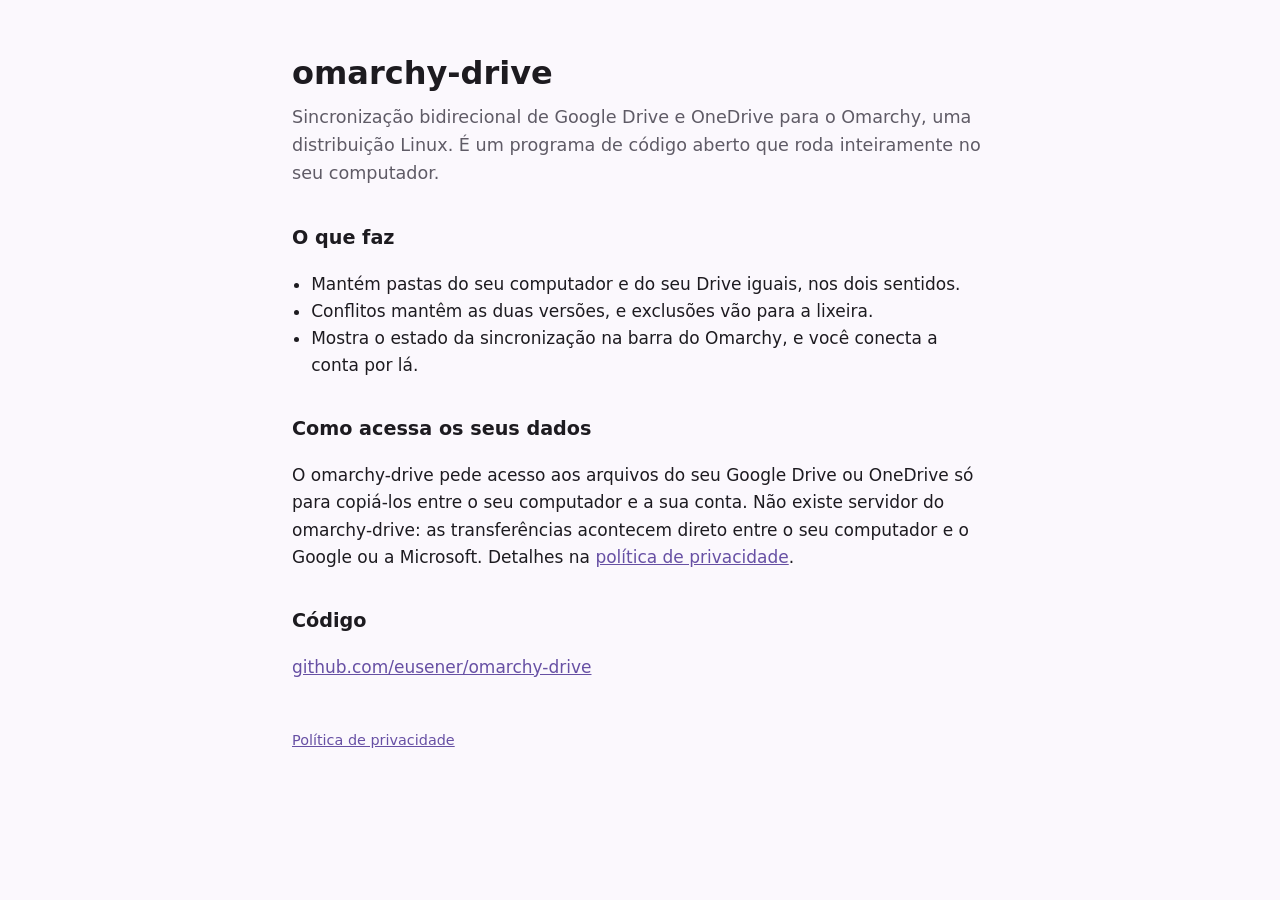
<file: docs/index.html>
<!doctype html>
<html lang="pt-BR">
<head>
<meta charset="utf-8">
<meta name="viewport" content="width=device-width, initial-scale=1">
<title>omarchy-drive</title>
<meta name="description" content="Sincronização bidirecional de Google Drive e OneDrive para o Omarchy (Linux).">
<link rel="stylesheet" href="style.css">
</head>
<body>
<main>
  <h1>omarchy-drive</h1>
  <p class="lead">Sincronização bidirecional de Google Drive e OneDrive para o Omarchy, uma distribuição Linux. É um programa de código aberto que roda inteiramente no seu computador.</p>

  <h2>O que faz</h2>
  <ul>
    <li>Mantém pastas do seu computador e do seu Drive iguais, nos dois sentidos.</li>
    <li>Conflitos mantêm as duas versões, e exclusões vão para a lixeira.</li>
    <li>Mostra o estado da sincronização na barra do Omarchy, e você conecta a conta por lá.</li>
  </ul>

  <h2>Como acessa os seus dados</h2>
  <p>O omarchy-drive pede acesso aos arquivos do seu Google Drive ou OneDrive só para copiá-los entre o seu computador e a sua conta. Não existe servidor do omarchy-drive: as transferências acontecem direto entre o seu computador e o Google ou a Microsoft. Detalhes na <a href="privacy.html">política de privacidade</a>.</p>

  <h2>Código</h2>
  <p><a href="https://github.com/eusener/omarchy-drive">github.com/eusener/omarchy-drive</a></p>

  <footer><a href="privacy.html">Política de privacidade</a></footer>
</main>
</body>
</html>
</file>
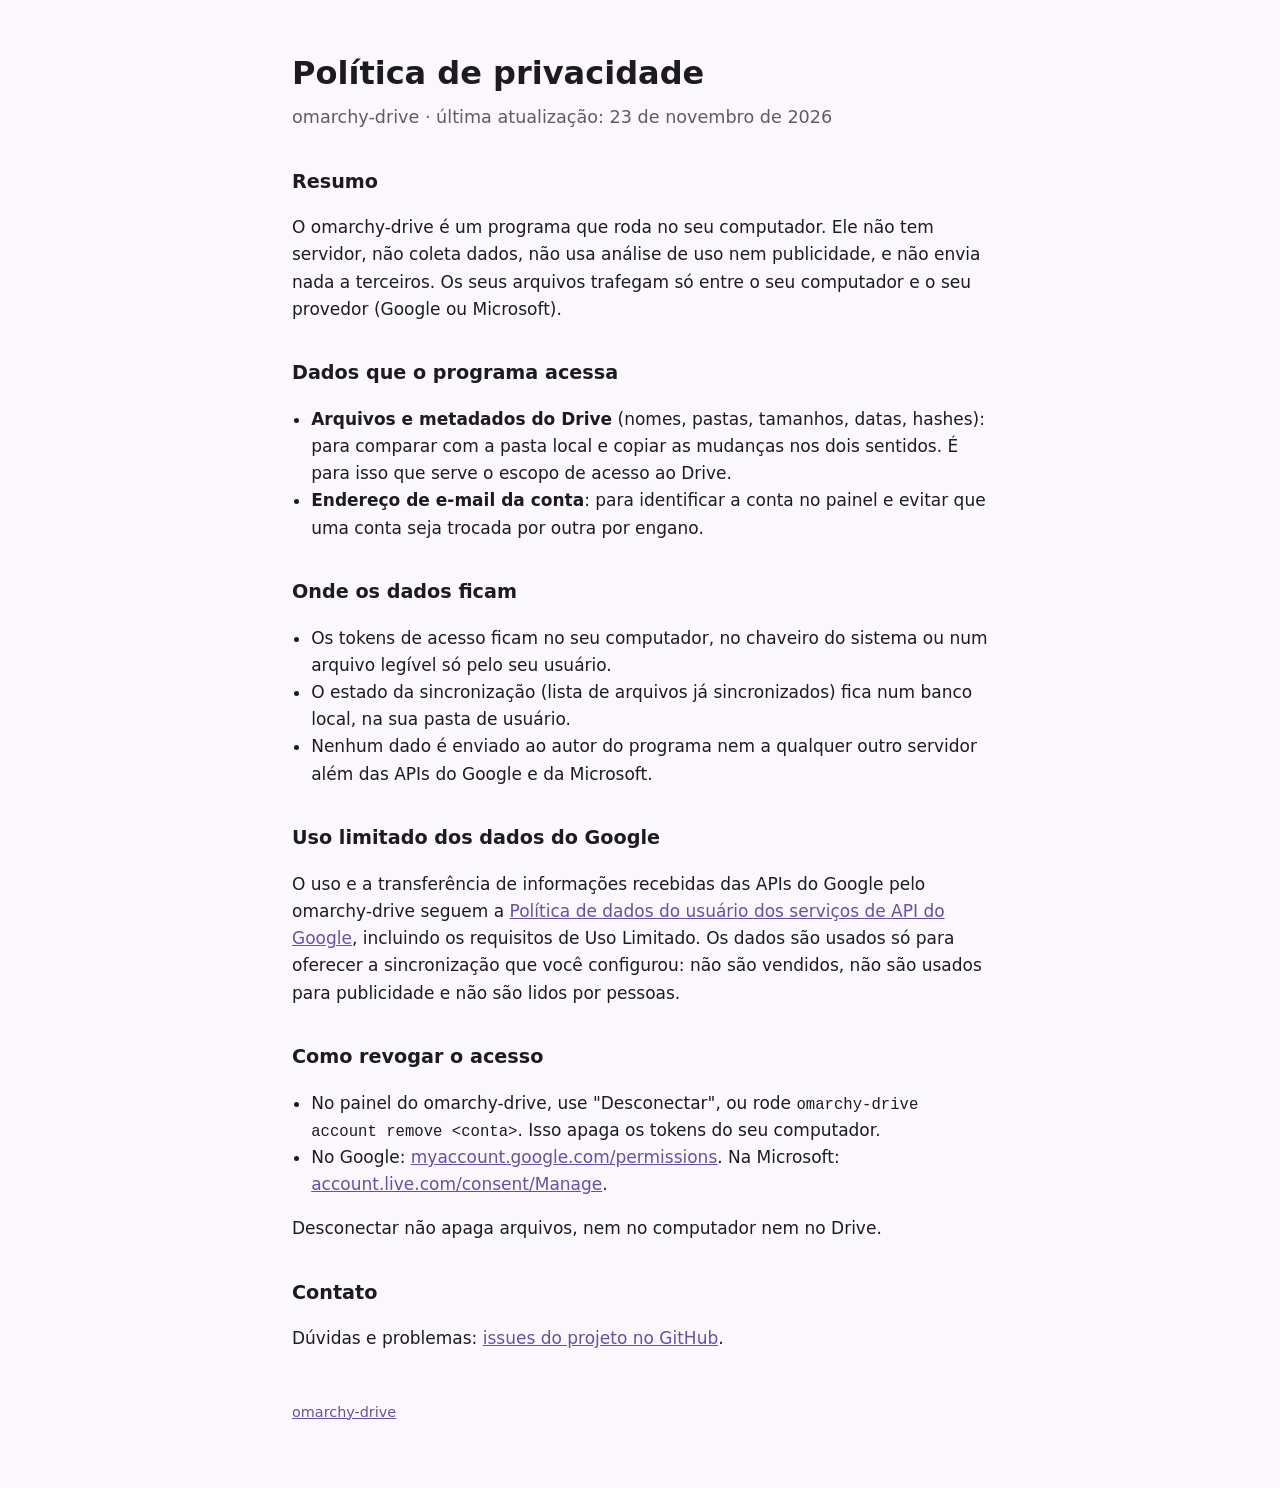
<file: docs/privacy.html>
<!doctype html>
<html lang="pt-BR">
<head>
<meta charset="utf-8">
<meta name="viewport" content="width=device-width, initial-scale=1">
<title>Política de privacidade · omarchy-drive</title>
<link rel="stylesheet" href="style.css">
</head>
<body>
<main>
  <h1>Política de privacidade</h1>
  <p class="lead">omarchy-drive · última atualização: 23 de novembro de 2026</p>

  <h2>Resumo</h2>
  <p>O omarchy-drive é um programa que roda no seu computador. Ele não tem servidor, não coleta dados, não usa análise de uso nem publicidade, e não envia nada a terceiros. Os seus arquivos trafegam só entre o seu computador e o seu provedor (Google ou Microsoft).</p>

  <h2>Dados que o programa acessa</h2>
  <ul>
    <li><strong>Arquivos e metadados do Drive</strong> (nomes, pastas, tamanhos, datas, hashes): para comparar com a pasta local e copiar as mudanças nos dois sentidos. É para isso que serve o escopo de acesso ao Drive.</li>
    <li><strong>Endereço de e-mail da conta</strong>: para identificar a conta no painel e evitar que uma conta seja trocada por outra por engano.</li>
  </ul>

  <h2>Onde os dados ficam</h2>
  <ul>
    <li>Os tokens de acesso ficam no seu computador, no chaveiro do sistema ou num arquivo legível só pelo seu usuário.</li>
    <li>O estado da sincronização (lista de arquivos já sincronizados) fica num banco local, na sua pasta de usuário.</li>
    <li>Nenhum dado é enviado ao autor do programa nem a qualquer outro servidor além das APIs do Google e da Microsoft.</li>
  </ul>

  <h2>Uso limitado dos dados do Google</h2>
  <p>O uso e a transferência de informações recebidas das APIs do Google pelo omarchy-drive seguem a <a href="https://developers.google.com/terms/api-services-user-data-policy">Política de dados do usuário dos serviços de API do Google</a>, incluindo os requisitos de Uso Limitado. Os dados são usados só para oferecer a sincronização que você configurou: não são vendidos, não são usados para publicidade e não são lidos por pessoas.</p>

  <h2>Como revogar o acesso</h2>
  <ul>
    <li>No painel do omarchy-drive, use "Desconectar", ou rode <code>omarchy-drive account remove &lt;conta&gt;</code>. Isso apaga os tokens do seu computador.</li>
    <li>No Google: <a href="https://myaccount.google.com/permissions">myaccount.google.com/permissions</a>. Na Microsoft: <a href="https://account.live.com/consent/Manage">account.live.com/consent/Manage</a>.</li>
  </ul>
  <p>Desconectar não apaga arquivos, nem no computador nem no Drive.</p>

  <h2>Contato</h2>
  <p>Dúvidas e problemas: <a href="https://github.com/eusener/omarchy-drive/issues">issues do projeto no GitHub</a>.</p>

  <footer><a href="index.html">omarchy-drive</a></footer>
</main>
</body>
</html>
</file>
<file: docs/style.css>
:root { color-scheme: light dark; --fg: #1d1b20; --bg: #fbf8fd; --muted: #5f5b66; --accent: #6750a4; }
@media (prefers-color-scheme: dark) { :root { --fg: #e6e0e9; --bg: #1d1b20; --muted: #a9a3b0; --accent: #cfbcff; } }
* { box-sizing: border-box; }
body { margin: 0; font: 17px/1.6 system-ui, sans-serif; color: var(--fg); background: var(--bg); }
main { max-width: 46rem; margin: 0 auto; padding: 3rem 1.25rem 4rem; }
h1 { font-size: 2rem; margin: 0 0 .25rem; }
h2 { font-size: 1.2rem; margin-top: 2.2rem; }
p.lead { color: var(--muted); font-size: 1.1rem; margin-top: 0; }
a { color: var(--accent); }
code { font: .92em ui-monospace, monospace; }
footer { margin-top: 3rem; color: var(--muted); font-size: .9rem; }
ul { padding-left: 1.2rem; }
</file>
